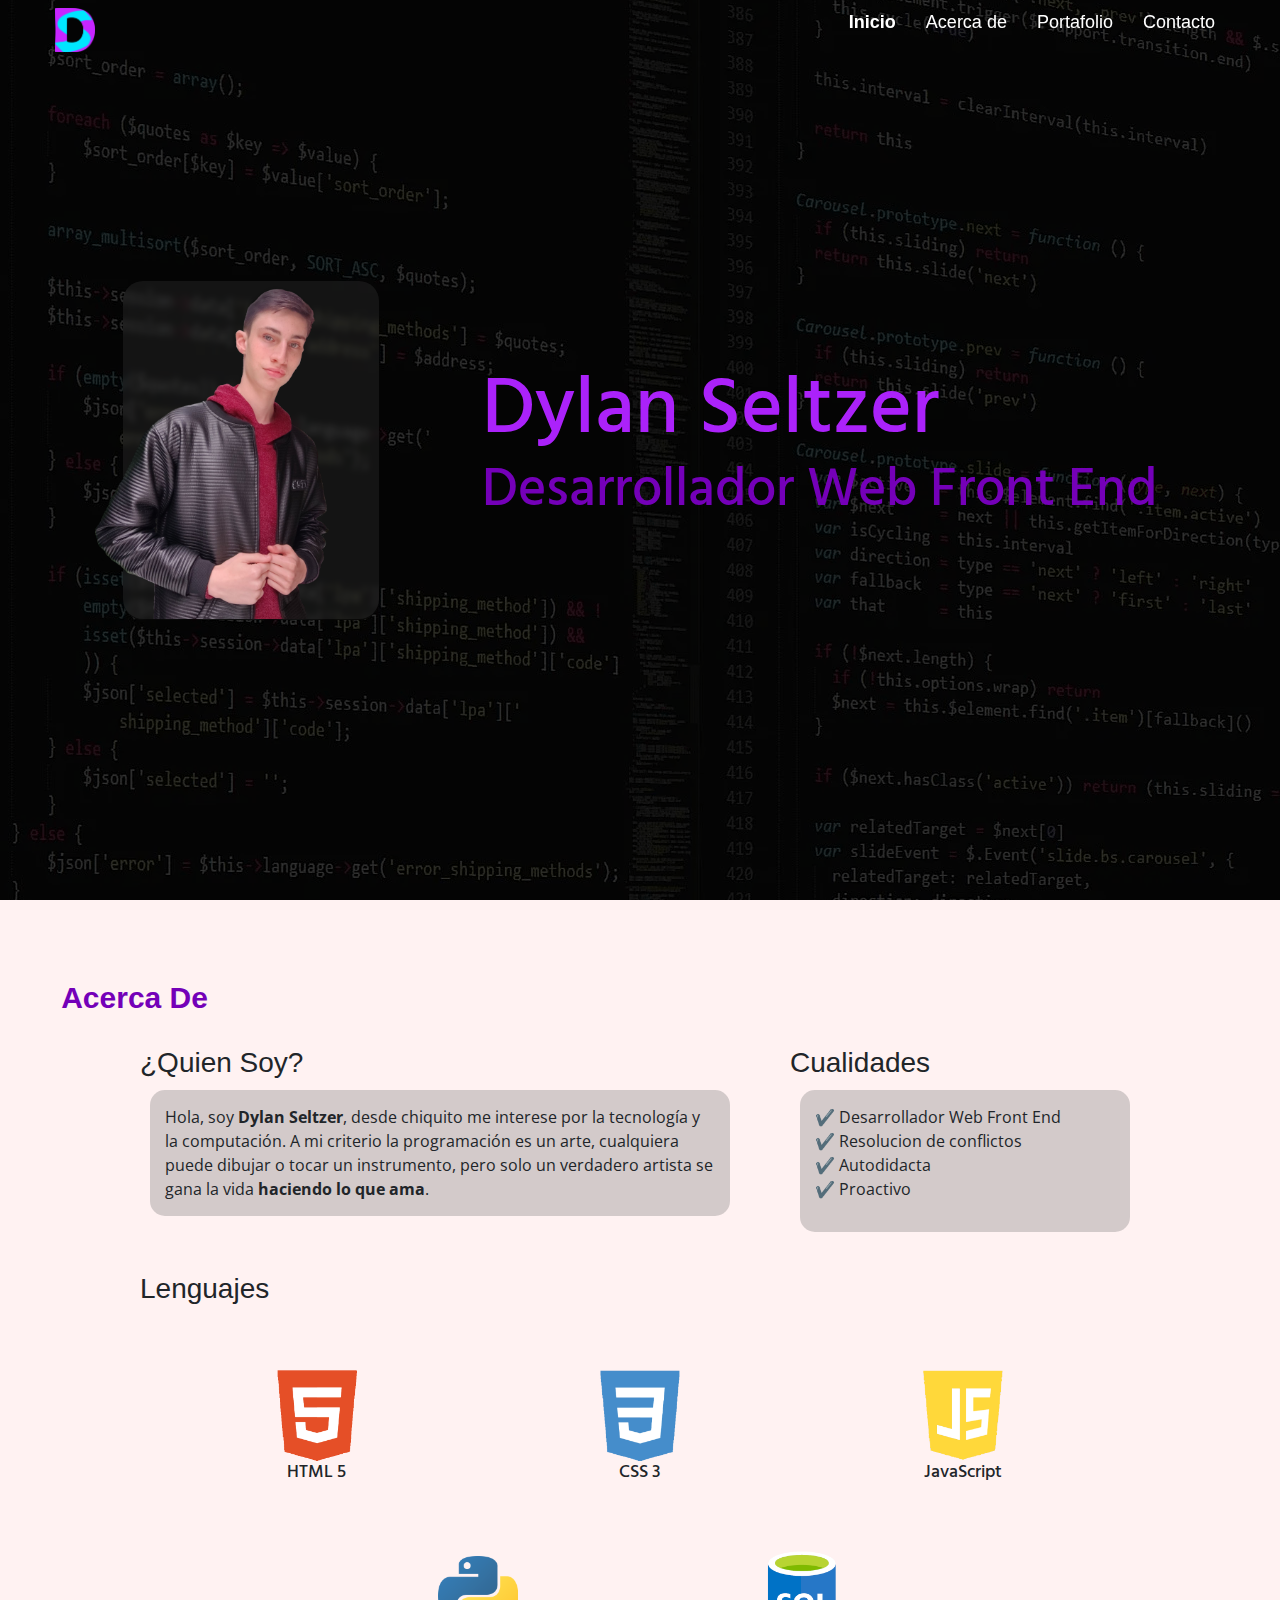
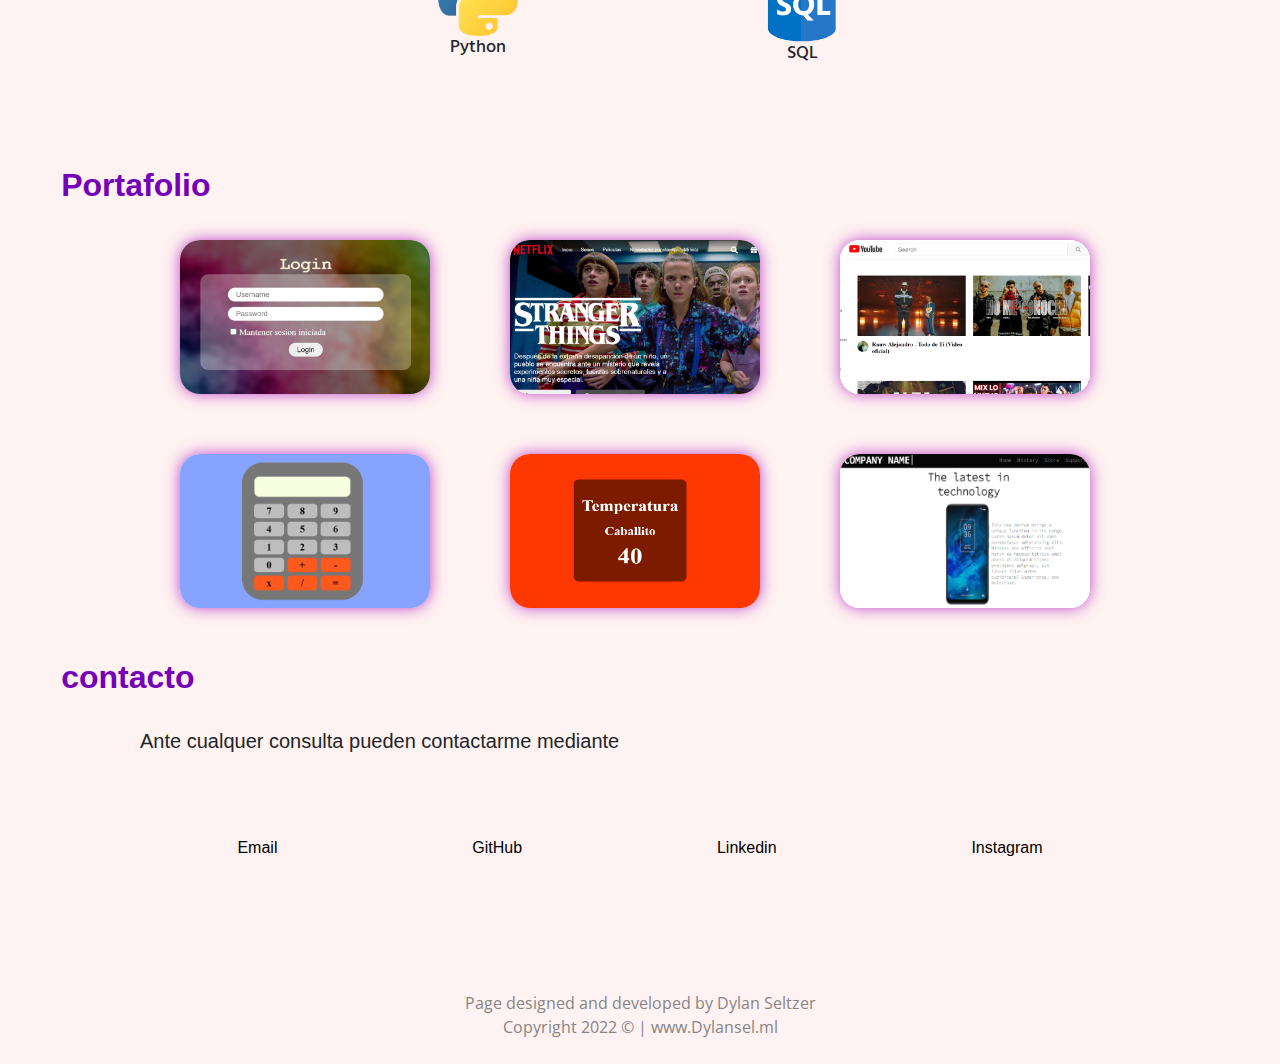
<file: index.html>
<!DOCTYPE html>
<html lang="es">

<head>
    <meta charset="UTF-8">
    <meta http-equiv="X-UA-Compatible" content="IE=edge">
    <meta name="viewport" content="width=device-width, initial-scale=1.0">
    <title>Dylan Seltzer</title>
    <link rel="shortcut icon" href="src/img/logo.png">
    <meta name="description"
        content="Soy Desarrollador Web Front-End. Hice esta pagina para presentar mi experiencia y proyectos. Entra para mas informacion">
    <meta name="author" content="Dylan Seltzer">
    <meta name="keywords" content="Desarrollador web,front end, dylan, seltzer, dylansel">
    <meta property="og:image" content="src/img/logo.png">
    <meta property="og:description"
        content="Soy Desarrollador Web Front-End. Hice esta pagina para presentar mi experiencia y proyectos. Entra para mas informacion">
    <meta property="og:title" content="Dylan Seltzer">
    <link rel="stylesheet" href="https://use.fontawesome.com/releases/v5.8.1/css/all.css"
        integrity="sha384-50oBUHEmvpQ+1lW4y57PTFmhCaXp0ML5d60M1M7uH2+nqUivzIebhndOJK28anvf" crossorigin="anonymous">
    <link rel="stylesheet" href="src/app.css">
    <link rel="stylesheet" href="src/darkmode.css">
    <link rel="stylesheet" href="https://stackpath.bootstrapcdn.com/bootstrap/4.3.1/css/bootstrap.min.css" integrity="sha384-ggOyR0iXCbMQv3Xipma34MD+dH/1fQ784/j6cY/iJTQUOhcWr7x9JvoRxT2MZw1T" crossorigin="anonymous">
    <meta name="google-site-verification" content="drkJZii6MZUkTno81GT-JdBplJtg33G1SB7-WwcLabY" />
    <!--Google-->
</head>

<body class="preloaderScroll" id="page-top">
    <!--Preloader-->
    <div class="preloader" id="preloader">
        <h2>Dylan Seltzer</h2>
        <div class="lds-grid">
            <div></div>
            <div></div>
            <div></div>
            <div></div>
            <div></div>
            <div></div>
            <div></div>
            <div></div>
            <div></div>
        </div>
    </div>

    <!--Header-->

    <header class="header" id="header">
        <div class="logo-nav"><a href="#page-top"><img src="src/img/logo.png" title="Logo"
                    alt="Logo DS"></a></div>
        <div class="nav" ID="mainNav">
            <ol id="nav-res">
                <li><a href="#page-top"  class="nav_a" id="bInicio">Inicio</a></li>
                <li><a href="#aboutMe"  class="nav_a" id="bAboutMe">Acerca de</a></li>
                <li><a href="#portafolios"  class="nav_a" id="bPortafolios">Portafolio</a></li>
                <li><a href="#contacto"  class="nav_a" id="bContacto">Contacto</a></li>
            </ol>
            <div class="navres">
                <div class="icon-dark-light" onclick="change_dark_light(true)"><i title="Activar modo oscuro"class="fas fa-sun nav_a"></i></li></div>
                <div class="boton-menu"><i class="fas fa-bars nav_a" onclick="responsiveMenu()"></i></div>
            </div>
            
        </div>
    </header>
    <main>
        
        <div id="background-portada"></div>
        <div class="padre-portada">
            <section class="portada" id="portada">
            <div id="avatar-portada"><img src="src/img/Avatar-dylan.png" alt=""></div>
            <div class="portada-texto">

                <h1>Dylan Seltzer</h1>
                <h2>Desarrollador Web <span class="inline-block">Front End</span></h2>
            </div>

            </section>
        </div>
        
        <!--seccion about-me-->
        <section class=" section-default about-me" id="aboutMe">
            <h2 class="title-section">Acerca De</h2>
            <div class="conteiner flex" id="presentacion_habilidades">
                <div class="cont-about presentacion">
                    <h3>¿Quien Soy?</h3>
                    <p class="cont">Hola, soy <span class="negrita">Dylan Seltzer</span>, desde chiquito me interese por la tecnología y la computación. A mi criterio la programación es un arte, cualquiera puede dibujar o tocar un instrumento, pero solo un verdadero artista se gana la vida <span class="negrita">haciendo lo que ama</span>.</p>
                </div>
                <div class="cont-about habilidades">
                    <h3>Cualidades</h3>
                    <div class="cont">
                        <ul>
                            <li>✔️ Desarrollador Web Front End</li>
                            <li>✔️ Resolucion de conflictos</li>
                            <li>✔️ Autodidacta</li>
                            <li>✔️ Proactivo</li>
                        </ul>
                    </div>
                </div>
            </div>
            <div class="conteiner">
                <div class="programas" id="programas">
                    <h3>Programas que manejo</h3>
                    <div class="cont iconos programas">
                        <div class="grid icono1">
                            <div class="icono ico1"><img src="src/img/logos/Word-logo.png" alt="Word logo"><h4>Word</h4></div>
                            <div class="icono ico2"><img src="src/img/logos/Excel-logo.png" alt="Excel logo"><h4>Excel</h4></div>
                            <div class="icono ico3"><img src="src/img/logos/PowerPoint-logo.png" alt="PowerPoint logo"><h4>PowerPoint</h4></div>

                        </div>    
                        <div class="grid icono1">
                            <div class="icono ico4"><img src="src/img/logos/Drive-logo.png" alt="Drive logo"><h4>Drive</h4></div>
                            
                            <div class="icono ico5"><img src="src/img/logos/PhotoShop-logo.png" alt="Photoshop logo"><h4>PhotoShop</h4></div>
                            <div class="icono ico6"><img src="src/img/logos/illustrator-logo.png" alt="illustrator logo"><h4>Illustrator</h4></div>
                        </div>
                        <div class="grid icono2 icon2-programa">
                            <div class="icono ico7"><img src="src/img/logos/Github-logo.png" alt="GitHube logo"><h4>GitHub</h4></div>
                            <div class="icono ico8"><img src="src/img/logos/VSC-logo.png" alt="Visual Studio Code logo"><h4>Visual Studio Code</h4></div> 
                        </div>
                    </div>
                </div>
                
                <div class="lenguajes" id="lenguajes">
                    <h3>Lenguajes</h3>
                    <div class="cont iconos">
                        <div class="grid icono1">
                            <div class="icono ico9"><img src="src/img/logos/HTML5-logo.png" alt="HTML5 logo"><h4>HTML 5</h4></div>
                            <div class="icono ico10"><img src="src/img/logos/CSS3-logo.png" alt="CSS3 logo"><h4>CSS 3</h4></div>
                            <div class="icono ico11"><img src="src/img/logos/JS-logo.png" alt="JS logo"><h4>JavaScript</h4></div>
                        </div>
                        <div class="grid icono2">
                            <div class="icono ico12"><img src="src/img/logos/Python-logo.png" alt="Python logo"><h4>Python</h4></div>
                            <div class="icono ico13"><img src="src/img/logos/SQL-logo.png" alt="SQL logo"><h4>SQL</h4></div>
                        </div>
                    </div>
                </div>
            </div>    
        </section>

        <!--seccion portafolio-->
        <section class="section-default portafolio" id="portafolios">
        <h2 class="title-section">Portafolio</h2>
        <div class="conteiner">
            
            <div class="box-portafolio" id="box-portafolio">
                <div class="pbox">
                    <a href="Portafolios/Login/index.html"><img id="img-box1" src="src/img/portadas_portafolio/portada_login.png"  alt="Login Portafolio"></a>
                    <div class="portada-detalles">
                        <h5>Login Basico</h5>
                        <p>Este es un diseño de inicio de sesión simple utilizando solamente html y css</p>
                        <p class="box-click">Click en la imagen para abrir</p>
                    </div>
                </div>
                <div class="pbox"><a href="Portafolios/Netflix/index.html"><img id="img-box2" src="src/img/portadas_portafolio/portada_netflix.png" alt="Netflix Portafolio"></a>
                    <div class="portada-detalles">
                        <h5>Prototipo Netflix </h5>
                        <p>Es un prototipo simple de lo que es la pagina de peliculas y series Netflix (unresponsive)</p>
                        <p class="box-click">Click en la imagen para abrir</p>
                    </div>
                </div>
                <div class="pbox"><a href="Portafolios/Youtube/index.html"><img id="img-box3"src="src/img/portadas_portafolio/portada_youtube.png" alt="Youtube Portafolio"></a>
                    <div class="portada-detalles">
                        <h5>Prototipo Youtube</h5>
                        <p>Es un prototipo muy basico de youtube solo con html y css (unresponsive)</p>
                        <p class="box-click">Click en la imagen para abrir</p>
                    </div>
                </div>
                <div class="pbox"><a href="Portafolios/Calculadora/index.html"><img id="img-box4" src="src/img/portadas_portafolio/port_calcu.png" alt="Calculadora Portafolio"></a>
                    <div class="portada-detalles">
                        <h5>Calculadora Funcional</h5>
                        <p>Calculadora funcional responsive capaz de hacer operaciones simples.</p>
                        <p class="box-click">Click en la imagen para abrir</p>
                    </div>
                </div>
                <div class="pbox"><a href="Portafolios/Clima/index.html"><img id="img-box5" src="src/img/portadas_portafolio/portada_clima.png" alt="Clima Portafolio"></a>
                    <div class="portada-detalles">
                        <h5>App de Clima</h5>
                        <p>Simple pagina que dice la temperatura actual segun ubicacion</p>
                        <p class="box-click">Click en la imagen para abrir</p>
                    </div>
                </div>
                <div class="pbox"><a href="Portafolios/Prototipo Pagina 1/index.html"><img id="img-box6" src="src/img/portadas_portafolio/portada_page1.png" alt="Clima Portafolio"></a>
                    <div class="portada-detalles">
                        
                        <h5>Pagina Tipo - 1</h5>
                        <p>Pagina minimalista pero con su toque de elegancia</p>
                        <p class="box-click">Click en la imagen para abrir</p>
                        
                    </div>
                </div>
                <!-- Se pueden poner todos los portafolios que se quieran pero hay que cambiar el id de img, por el numero de box:
                <div class="pbox"><a href=""><img id="img-box5" src="" alt=""></a></div>
                <div class="pbox"><a href=""><img id="img-box6" src="" alt=""></a></div>
                -->
            </div>
        </div>
        </section>

        <!--seccion contacto-->
        <section class="section-default contacto" id="contacto">
            <h2 class="title-section">contacto</h2>  
            <div class="conteiner">
                <p class="texto-contacto">Ante cualquer consulta pueden contactarme mediante</p>
                <div class="iconos-contactos">
                    <div class="icono-contact-box"><a href="mailto:dylanseltzer4@gmail.com"  class="box-link-contact" target="_blank" rel="noopener noreferrer"><i class="far fa-envelope icono-contacto"></i><p class="texto-icono-contacto">Email</p></a></div>
                    <div class="icono-contact-box"><a href="https://github.com/dylansel" class="box-link-contact" target="_blank" rel="noopener noreferrer"><i class="fab fa-github icono-contacto"></i><p class="texto-icono-contacto">GitHub</p></a></div>
                    <div class="icono-contact-box"><a href="https://www.linkedin.com/in/dylan-seltzer/" class="box-link-contact" target="_blank" rel="noopener noreferrer"><i class="fab fa-linkedin-in icono-contacto"></i><p class="texto-icono-contacto">Linkedin</p></a></div>
                    <div class="icono-contact-box"><a href="https://www.instagram.com/dylanssel/" class="box-link-contact" target="_blank" rel="noopener noreferrer"><i class="fab fa-instagram icono-contacto"></i><p class="texto-icono-contacto">Instagram</p></a></div>
                </div>
            </div>
        </section>
    </main>
    <footer>
        <div class="contenedor-footer">
            <p>Page designed and developed  <span class="inline-block">by Dylan Seltzer</span> </p>
            <p>Copyright 2022 © | <span class="inline-block">www.Dylansel.ml</span> </p>
        </div>
    </footer>







    <!--Jquery-->
    <script src="https://code.jquery.com/jquery-3.6.0.min.js"></script>
    <script src="https://cdnjs.cloudflare.com/ajax/libs/popper.js/1.14.7/umd/popper.min.js" integrity="sha384-UO2eT0CpHqdSJQ6hJty5KVphtPhzWj9WO1clHTMGa3JDZwrnQq4sF86dIHNDz0W1" crossorigin="anonymous"></script>
    <script src="https://stackpath.bootstrapcdn.com/bootstrap/4.3.1/js/bootstrap.min.js" integrity="sha384-JjSmVgyd0p3pXB1rRibZUAYoIIy6OrQ6VrjIEaFf/nJGzIxFDsf4x0xIM+B07jRM" crossorigin="anonymous"></script>
    
    <!--Javascript APP-->
    <script src="src/app.js"></script>
</body>

</html>
</file>
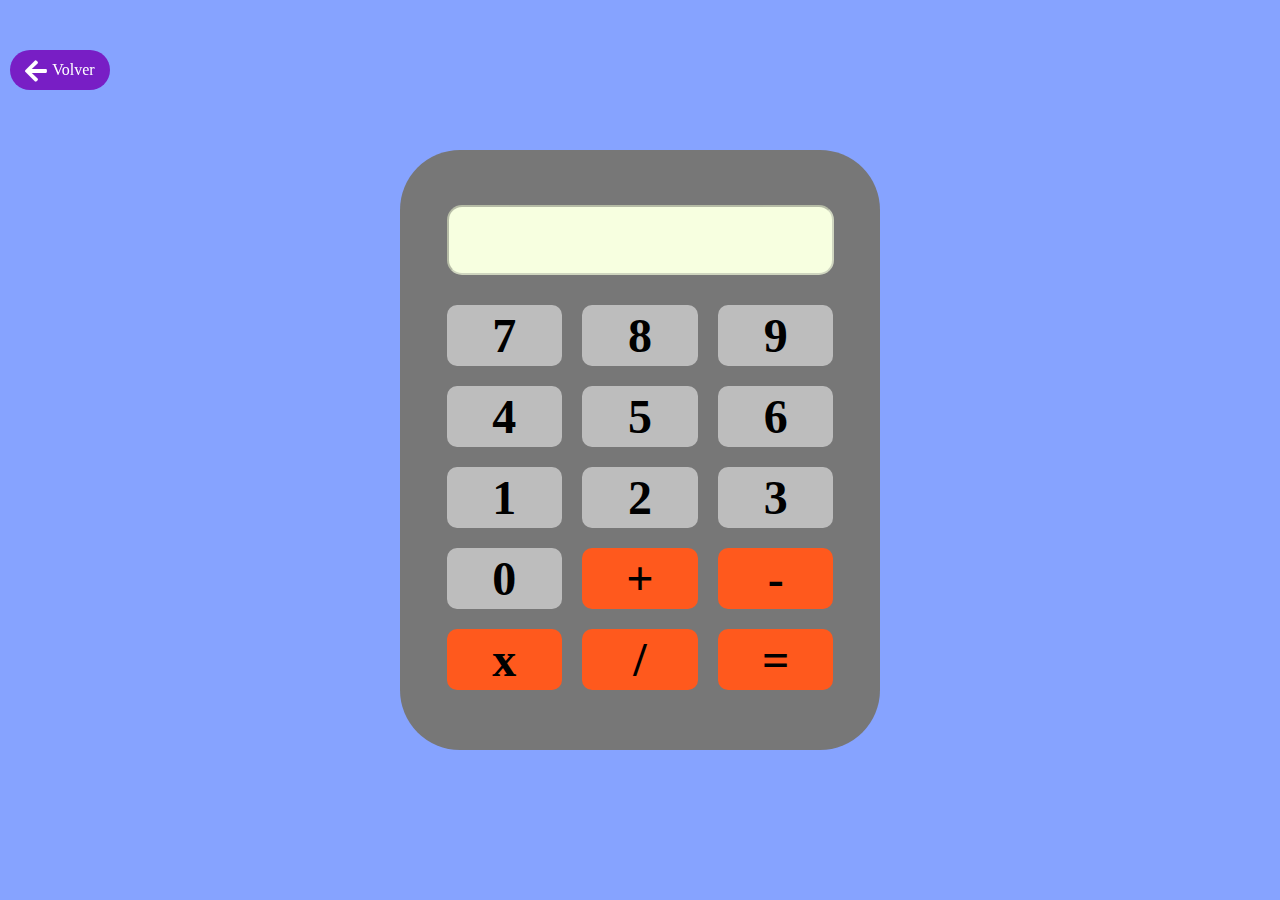
<file: Portafolios/Calculadora/index.html>
<!DOCTYPE html>
<html lang="en">
<head>
    <meta charset="UTF-8">
    <meta http-equiv="X-UA-Compatible" content="IE=edge">
    <meta name="viewport" content="width=device-width, initial-scale=1.0">
    <title>Calculadora</title>
    <link rel="stylesheet" href="src/style.css">
    <link rel="shortcut icon" href="../../src/img/logo.png" type="image/x-icon">
    <link rel="stylesheet" href="../general_style.css">
</head>
<body>
    <a class="bvolver" onclick="volver()"><i class="fas fa-arrow-left"></i> Volver</a>
    <div class="contPrin">
        <div class="contcalc">
            <div class="contpantalla">
                <input class="pantalla" id="pantalla" type="text" disabled>
            </div>
            
            
            <div class="boxTeclas">
                <div class="tecla" onclick="tipear('7')"><h2>7</h2></div>
                <div class="tecla" onclick="tipear('8')"><h2>8</h2></div>
                <div class="tecla" onclick="tipear('9')"><h2>9</h2></div>
                <div class="tecla" onclick="tipear('4')"><h2>4</h2></div>
                <div class="tecla" onclick="tipear('5')"><h2>5</h2></div>
                <div class="tecla" onclick="tipear('6')"><h2>6</h2></div>
                <div class="tecla" onclick="tipear('1')"><h2>1</h2></div>
                <div class="tecla" onclick="tipear('2')"><h2>2</h2></div>
                <div class="tecla" onclick="tipear('3')"><h2>3</h2></div>
                <div class="tecla" onclick="tipear('0')"><h2>0</h2></div>
                <div class="tecla especial" onclick="tipear('+')"><h2>+</h2></div>
                <div class="tecla especial" onclick="tipear('-')"><h2>-</h2></div>
                <div class="tecla especial" onclick="tipear('x')"><h2>x</h2></div>
                <div class="tecla especial" onclick="tipear('/')"><h2>/</h2></div>
                <div class="tecla especial" onclick="calcular()"><h2>=</h2></div>
            </div>
        </div>
    </div>
    
        
    <script src="src/app.js"></script>
    <script src="../general_app.js"></script>
</body>

</html>
</file>
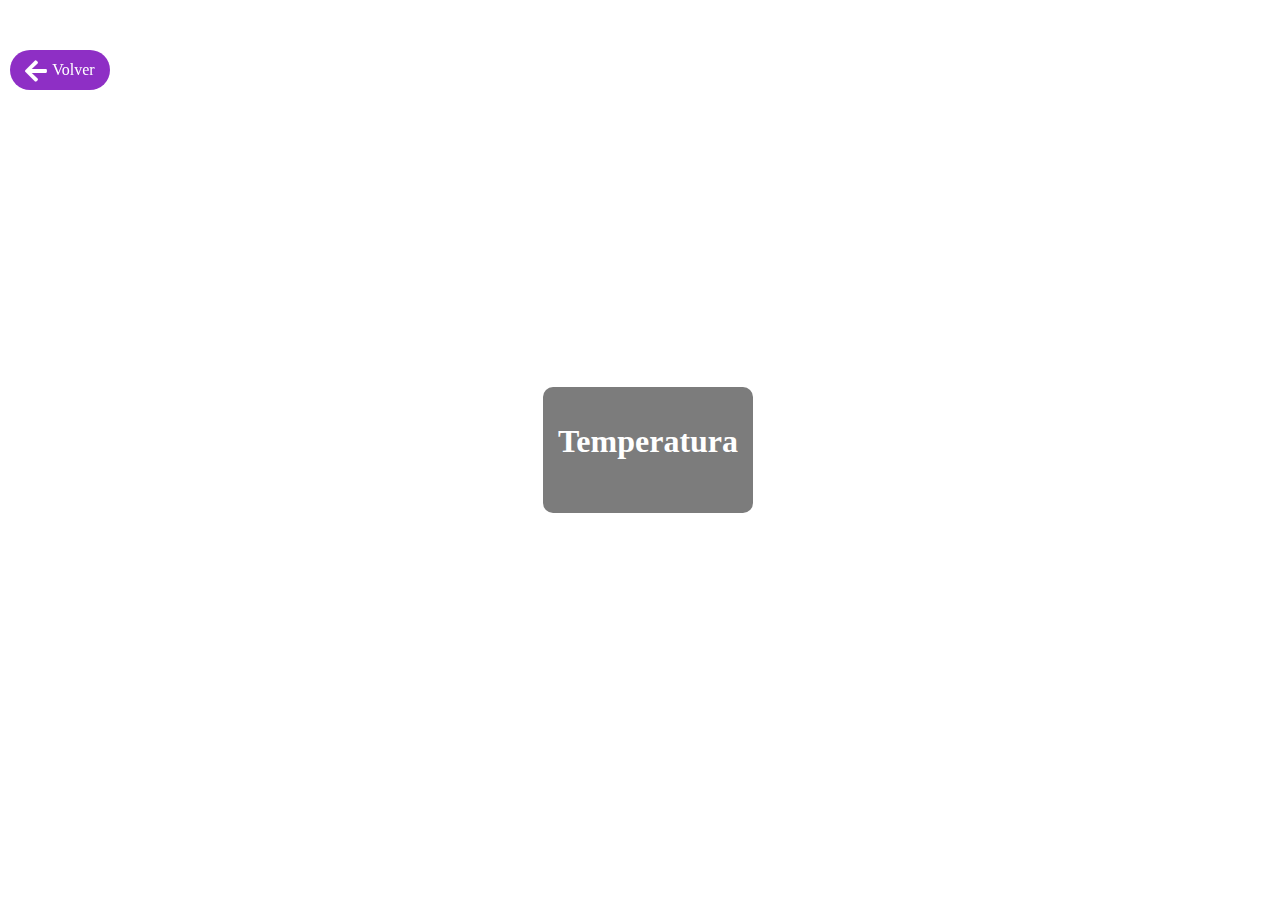
<file: Portafolios/Clima/index.html>
<!DOCTYPE html>
<html lang="en">
<head>
    <meta charset="UTF-8">
    <meta http-equiv="X-UA-Compatible" content="IE=edge">
    <meta name="viewport" content="width=device-width, initial-scale=1.0">
    <title>Clima</title>
    <link rel="stylesheet" href="src/style.css">
    <link rel="shortcut icon" href="../../src/img/logo.png" type="image/x-icon">
    <link rel="stylesheet" href="../general_style.css">
    <script src="../general_app.js"></script>
    
</head>
<body id="body">
    <a class="bvolver" onclick="volver()"><i class="fas fa-arrow-left"></i> Volver</a>
    <div class="container">
        <div class="contcentral">
            <h1 class="title">Temperatura</h1>
            <h2 id="contLugar" class="contLugar"></h2>
            <h2 id="contTemperatura" class="contTemperatura"></h2>
        </div>
    </div>
    <script src="src/app.js"></script>
    <script src="../general_app.js"></script>
</body>
</html>
</file>
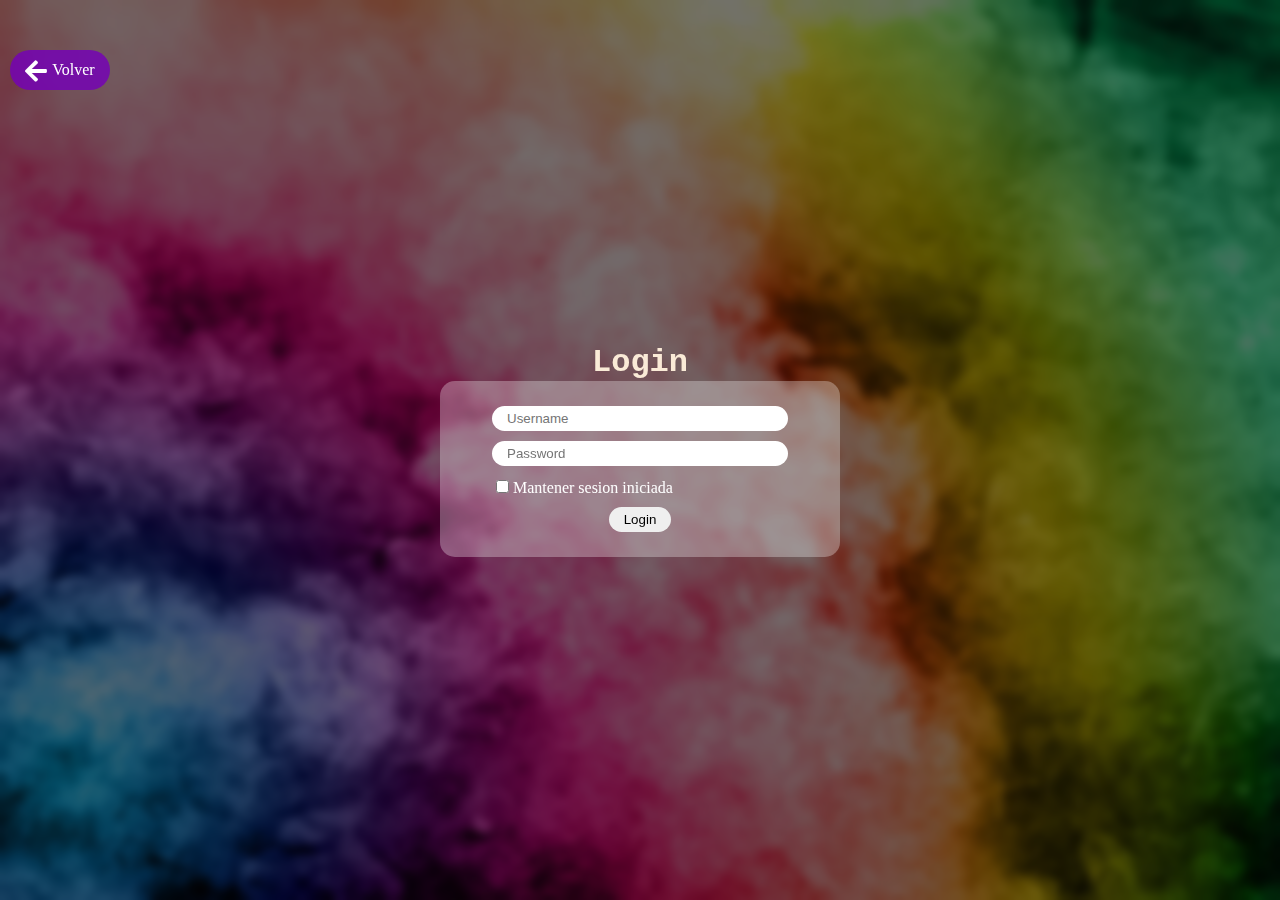
<file: Portafolios/Login/index.html>
<!DOCTYPE html>
<html lang="es">
<head>
    <meta charset="UTF-8">
    <meta http-equiv="X-UA-Compatible" content="IE=edge">
    <meta name="viewport" content="width=device-width, initial-scale=1.0">
    <title>Login</title>
    <link rel="stylesheet" href="src/styles.css">
    <link rel="shortcut icon" href="../../src/img/logo.png" type="image/x-icon">
    <link rel="stylesheet" href="../general_style.css">
</head>
<body>
    <a class="bvolver" onclick="volver()"><i class="fas fa-arrow-left"></i> Volver</a>
    <div class="padre1">
        <div class="padre2">
           <h1 class="title">Login</h1>
            <div class="conteiner">
                <form action="">
                    <input class="inputprincipal" autocomplete="username" placeholder="Username" type="text" required>
                <input class="inputprincipal" autocomplete="current-password" placeholder="Password" type="password" required>
                <div class="sesionIniciada">
                    <input type="checkbox" class="checkbox"><label>Mantener sesion iniciada</label>
                </div>
                <input class="bLogin" type="submit" value="Login">
                </form>
                
                
            </div> 
        </div>
        
    </div>
    <script src="../general_app.js"></script>
</body>
</html>
</file>
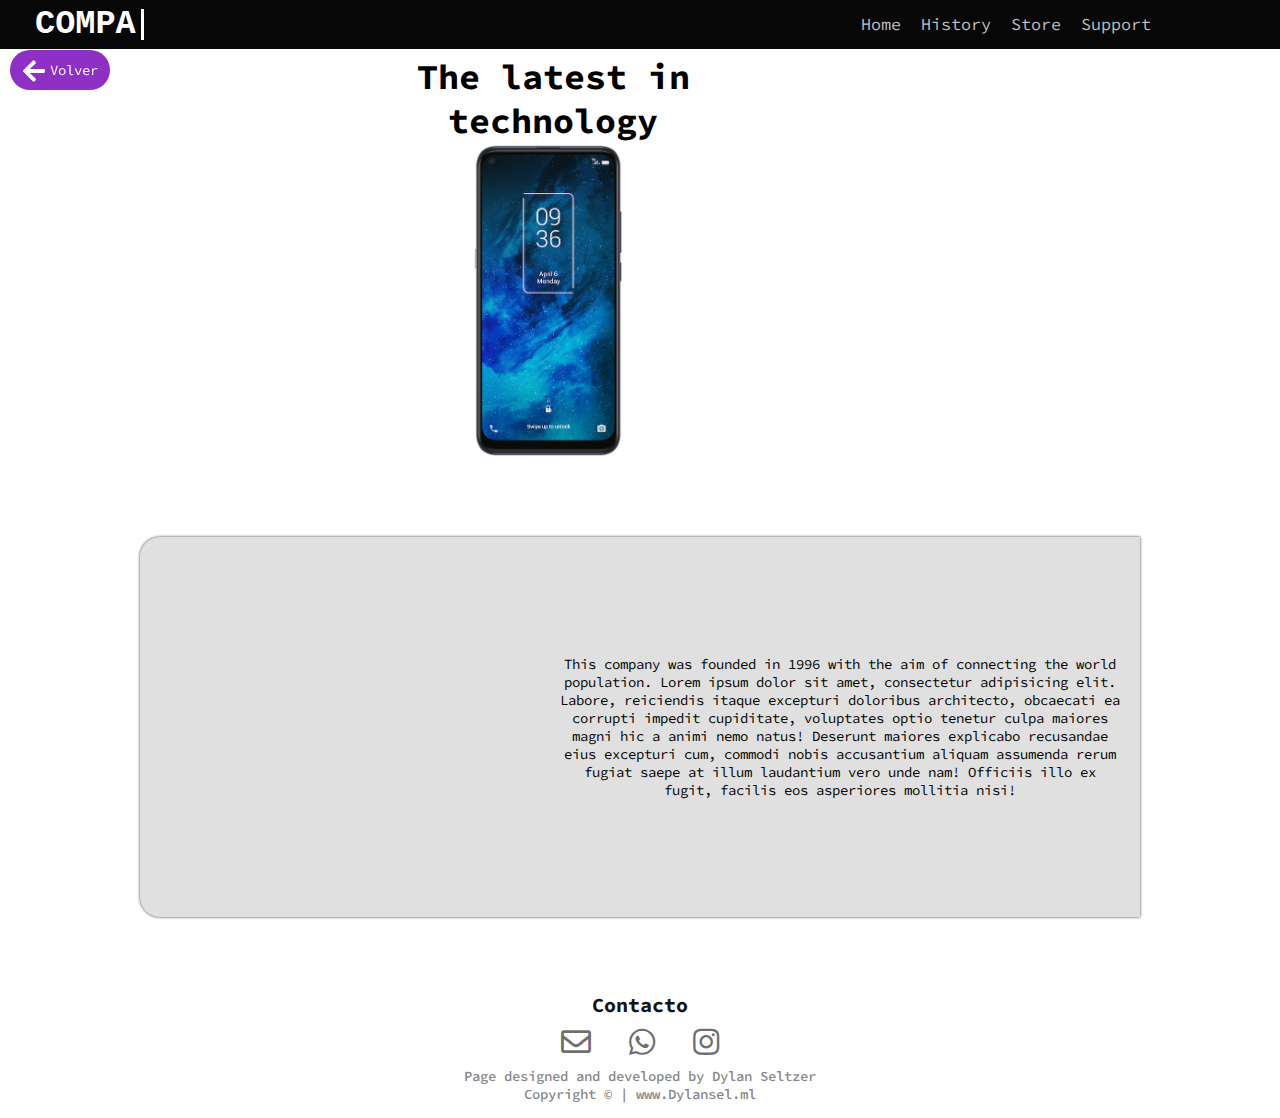
<file: Portafolios/Prototipo Pagina 1/index.html>
<!DOCTYPE html>
<html lang="en">

<head>
    <meta charset="UTF-8">
    <meta http-equiv="X-UA-Compatible" content="IE=edge">
    <meta name="viewport" content="width=device-width, initial-scale=1.0">
    <title>Company name</title>
    <link rel="stylesheet" href="src/style.css">
    <link rel="stylesheet" href="../general_style.css">
    <link rel="shortcut icon" href="src/img/icons/logo.png" type="image/x-icon">
</head>

<body>
    
    <a class="bvolver" onclick="volver()"><i class="fas fa-arrow-left"></i> Volver</a>
    

    <head class="">
        <div class="headerpage">
            <div class="icon-nav" id="icon-nav"onclick="navResActive()">
                <div class="WAND1"></div>
                <div class="WAND2"></div>
                <div class="WAND3"></div>
            </div>

            <h1 class="title" id="typing">Company name</h1>
            <div id="nav" class="nav">
                <ul>
                    <li><a href="#">Home</a></li>
                    <li><a href="#">History</a></li>
                    <li><a href="#">Store</a></li>
                    <li><a href="#">Support</a></li>
                </ul>
            </div>
        </div>
    </head>

    <main class="main">

        <div class="section news">


            <p id="productDescription">This new device brings a unique function in its range. Lorem ipsum dolor sit amet
                consectetur adipisicing
                elit. Maiores eos officiis modi harum ea necessitatibus amet porro at aliquid libero provident adipisci,
                eum labore alias autem cupiditate? Asperiores, eos molestiae.</p>
            <div class="product">
                <h3>The latest in technology</h3>
                <div class="img-1"><img src="src/img/store/phone1.png" id="img-1" alt="phone"></div>
            </div>
        </div>




        <div class="section aboutsection">
            <div class="map">
                <iframe
                    src="https://www.google.com/maps/embed?pb=!1m18!1m12!1m3!1d1818.9576271786907!2d-74.0578136968316!3d40.74816018353904!2m3!1f0!2f0!3f0!3m2!1i1024!2i768!4f13.1!3m3!1m2!1s0x89c25714e3a2bf49%3A0xa4269a15f2fd4f7a!2sHeights%20Veterinary%20Associates!5e1!3m2!1ses-419!2sar!4v1642202627492!5m2!1ses-419!2sar"
                    width="600" height="450" style="border:0;" allowfullscreen="" loading="lazy"></iframe>
            </div>
            <div class="description">
                <p class="description">This company was founded in 1996 with the aim of connecting the world population.
                    Lorem ipsum dolor sit amet, consectetur adipisicing elit. Labore, reiciendis itaque excepturi
                    doloribus architecto, obcaecati ea corrupti impedit cupiditate, voluptates optio tenetur culpa
                    maiores magni hic a animi nemo natus!
                    Deserunt maiores explicabo recusandae eius excepturi cum, commodi nobis accusantium aliquam
                    assumenda rerum fugiat saepe at illum laudantium vero unde nam! Officiis illo ex fugit, facilis eos
                    asperiores mollitia nisi!</p>
            </div>
        </div>



    </main>
    <header class="header">
        <div class="contact">
            <h3>Contacto</h3>
            <div class="icons">
                <i class="far fa-envelope"></i>
                <i class="fab fa-whatsapp"></i>
                <i class="fab fa-instagram"></i>
            </div>


        </div>
        <div class="copyright">
            <p>Page designed and developed by Dylan Seltzer</p>
            <p>Copyright © | www.Dylansel.ml</p>
        </div>
    </header>
</body>
<script src="src/app.js"></script>
<script src="../general_app.js"></script>

</html>
</file>
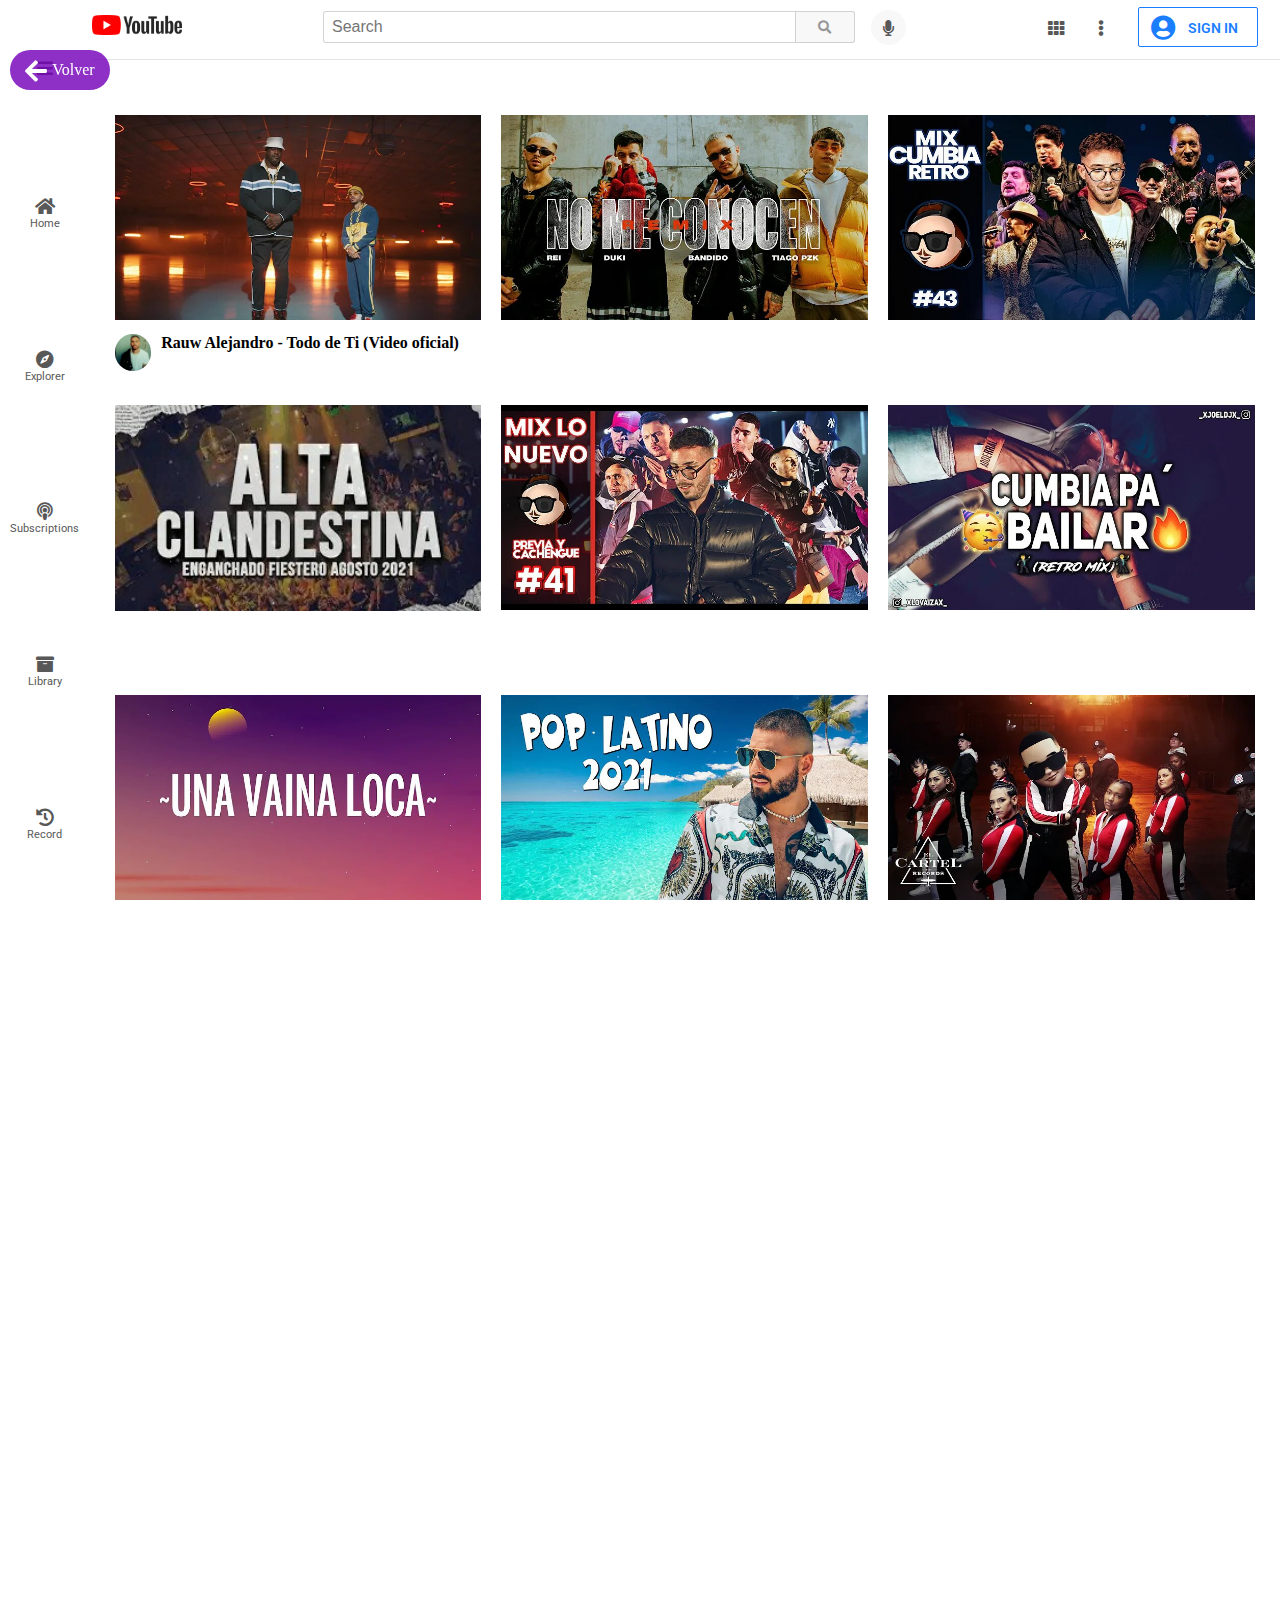
<file: Portafolios/Youtube/index.html>
<!DOCTYPE html>
<html lang="es">

<head>
    <meta charset="UTF-8">
    <meta http-equiv="X-UA-Compatible" content="IE=edge">
    <meta name="viewport" content="width=device-width, initial-scale=1.0">
    <title>Youtube</title>
    <link rel="shortcut icon" href="files/img/favicon-youtube.png" type="image/x-icon">
    <link rel="stylesheet" href="https://use.fontawesome.com/releases/v5.8.1/css/all.css" integrity="sha384-50oBUHEmvpQ+1lW4y57PTFmhCaXp0ML5d60M1M7uH2+nqUivzIebhndOJK28anvf" crossorigin="anonymous">
    <link rel="stylesheet" href="styles.css">
    <link rel="stylesheet" href="../general_style.css">
</head>

<body>
    <a class="bvolver" onclick="volver()"><i class="fas fa-arrow-left"></i> Volver</a>
    <header class="header">

        <div class="img-header"><img src="files/img/Logotipo-Youtube.png" alt=""></div>
        <div class="search">
            <div class="searchbar"><input type="text" placeholder="Search"></div><button><i class="fas fa-search"></i></button>
            <i class="fas fa-microphone"></i>
        </div>
        <div class="perfil">
            <i class="fas fa-th per"></i>
            <i class="fas fa-ellipsis-v per"></i>
            <button class="fas boton-perfil ">
                    <i class="fas fa-user-circle"></i><span>SIGN IN</span>  
            </button>
        </div>
        <div class="linea-header"><div>
    </header>
    
    <div class="navvertical">
        <i class="fas fa-bars iteam-menu"></i>
        <div class="iteam-menu"><i class="fas fa-home"></i><p>Home</p></div>
        <div class="iteam-menu"><i class="fas fa-compass"></i><p>Explorer</p></div>
        <div class="iteam-menu"><i class="fas fa-podcast"></i><p>Subscriptions</p></div>
        <div class="iteam-menu"><i class="fas fa-archive"></i><p>Library</p></div>
        <div class="iteam-menu"><i class="fas fa-history"></i><p>Record</p></div>
    </div>
    <main class="main">
        <div class="contenedor-principal">
        <div class="portada-video">
            <img src="files/img/portada1.jpg" alt="">
            <div class="contenido-perfil">
                <img src="files/img/perfil1.jpg" alt="">
                <h4>Rauw Alejandro - Todo de Ti (Video oficial)</h4>
            </div>
            
        </div>
        <div class="portada-video">
            <img src="files/img/portada2.jpg" alt="">
        </div>
        <div class="portada-video">
            <img src="files/img/portada3.jpg" alt="">
        </div>
        <div class="portada-video">
            <img src="files/img/portada4.jpg" alt="">
        </div>
        <div class="portada-video">
            <img src="files/img/portada5.jpg" alt="">
        </div>
        <div class="portada-video">
            <img src="files/img/portada6.jpg" alt="">
        </div>
        <div class="portada-video">
            <img src="files/img/portada7.jpg" alt="">
        </div>
        <div class="portada-video">
            <img src="files/img/portada8.jpg" alt="">
        </div>
        <div class="portada-video">
            <img src="files/img/portada9.jpg" alt="">
        </div>
        <div class="portada-video"></div>
        <div class="portada-video"></div>
        <div class="portada-video"></div>
        <div class="portada-video"></div>
        <div class="portada-video"></div>
        <div class="portada-video"></div>
    </div>
        
        
    <br><br><br><br><br><br><br><br><br><br><br><br><br><br><br><br><br><br><br><br><br><br><br><br><br><br><br><br><br><br><br><br><br><br><br><br><br><br><br><br>
    <h2>Fin</h2>
    </main>
    <script src="../general_app.js"></script>
</body>

</html>
</file>
<file: src/app.css>
@import url("https://fonts.googleapis.com/css2?family=Hind+Madurai:wght@500&family=Noto+Sans+HK:wght@500&display=swap");
@import url('https://fonts.googleapis.com/css2?family=Open+Sans&display=swap');
* {
  margin: 0;
  padding: 0;
  box-sizing: border-box;
  word-wrap: break-word;
  
}

:root {
  --primary-background: rgb(255, 242, 242);
  --secundary-background: rgb(27, 27, 27);
  --header-background1: rgba(31, 31, 31, 0.082);
  --header-background2: rgb(49, 49, 49);
  --primary-font: black;
  --secundary-font: white;
  --alternative-font:rgb(17, 17, 17);
  --portada-font1: #7400b8;
  --portada-font2: #ab22fa;
  --title-section-color:#7400b8;
  --terceary-background-color: #7200b4;
}
html {
  scroll-behavior: smooth;
  
}
.negrita{
  font-weight: bold;
}
.inline-block{
  display: inline-block
}
/*Preloader*/

.preloader h2 {
  font-size: 50px;
  font-weight: 400;
  position: absolute;
  margin-bottom: 150px;
  font-family: "Hind Madurai";
  color: var(--primary-font);
}

.preloaderScroll {
  overflow: hidden !important;
}

#preloader {
  user-select: none;
  position: absolute;
  top: 0;
  bottom: 0;
  z-index: 10000 !important;
  display: flex;
  justify-content: center;
  align-items: center;
  height: 100vh;
  width: 100vw;
  background: var(--primary-background);
  
  
}

.preloader {
  
  margin: auto;
}

.lds-grid {
  color: black !important;
  display: inline-block;
  position: relative;
  width: 80px;
  height: 80px;
}

.lds-grid div {
  position: absolute;
  width: 16px;
  height: 16px;
  border-radius: 50%;
  background: var(--primary-font);
  animation: lds-grid 1.2s linear infinite;
}

.lds-grid div:nth-child(1) {
  top: 8px;
  left: 8px;
  animation-delay: 0s;
}

.lds-grid div:nth-child(2) {
  top: 8px;
  left: 32px;
  animation-delay: -0.4s;
}

.lds-grid div:nth-child(3) {
  top: 8px;
  left: 56px;
  animation-delay: -0.8s;
}

.lds-grid div:nth-child(4) {
  top: 32px;
  left: 8px;
  animation-delay: -0.4s;
}

.lds-grid div:nth-child(5) {
  top: 32px;
  left: 32px;
  animation-delay: -0.8s;
}

.lds-grid div:nth-child(6) {
  top: 32px;
  left: 56px;
  animation-delay: -1.2s;
}

.lds-grid div:nth-child(7) {
  top: 56px;
  left: 8px;
  animation-delay: -0.8s;
}

.lds-grid div:nth-child(8) {
  top: 56px;
  left: 32px;
  animation-delay: -1.2s;
}

.lds-grid div:nth-child(9) {
  top: 56px;
  left: 56px;
  animation-delay: -1.6s;
}

@keyframes lds-grid {
  0%, 100% {
    opacity: 1;
  }
  50% {
    opacity: 0.5;
  }
}

/* end Preloader*/

body {
  background-color: var(--primary-background) !important;
  color: var(--primary-font);
  transition: background, color, 0.3s;
  overflow-x: hidden;

}
.header {
  display: flex;
  justify-content: space-between;
  align-items: center;
  padding: 0 50px;
  height: 60px;
  position: fixed;
  width: 100%;
  transition: color 1s, background 0.6s, height 0.2s, backdrop-filter 0.2s, transform 0.5s;
  z-index: 40;
}

.logo-nav {
  margin: 5px;
  width: 40px;
}

.logo-nav img {
  width: 100%;
}

.nav {
  margin-left: 60px;
}

.nav ol {
  list-style: none;
  display: flex;
  align-items: center;
}

.nav a {
  text-decoration: none;
  color: var(--secundary-font);
  font-family: 'Glory', sans-serif;
  margin: 15px;
  font-size: 18px;
  text-decoration: none !important;
}
.nav li:hover {
  transition: transform, color, .3s;
  transform: translatey(-3px);
}

.nav_a {
  transition: all .2s ;
}

.nav a:hover {
  color: rgba(149, 19, 255, 0.952) !important;
  text-shadow: 0 0 15px rgba(0, 0, 0, 0.623);
}

.icon-dark-light i {
  font-size: 20px;
  color: var(--secundary-font);
}

.icon-dark-light i:hover {
  cursor: pointer;
  color: rgb(255, 238, 0) !important;
  text-shadow: 0 0 10px black;
  transition: transform 0.1s;
  transform: translate(0px, -3px);
}
.boton-menu{
  margin-left: 15px;
  display: none;
}
.boton-menu i {
  color: var(--secundary-font);
  font-size: 20px;
}
.boton-menu i:hover{
  cursor: pointer;
  color: rgb(0, 255, 255) !important;
  text-shadow: 0 0 10px black;
  transition: transform 0.1s;
  transform: translate(0px, -3px);

}





main {
  max-width: 1400px;
  margin: auto;
  width: 92%;
  padding-top: 80px;
}
.padre-portada{
  position: absolute;
  top: 0;
  left: 0;
  display:flex;
  justify-content: center;
  align-items: center;
  width:100vw;
  height: 100vh;
}
.portada {
  display: flex;
  width:80%;
  align-items: center;
  justify-content: center;
  z-index: 4;
  
}

#background-portada {
  height: 100vh;
  width: 100vw;
  top: 0;
  left: 0;
  position: absolute;
  background-image: url(img/fondo-\ portada.png);
  background-attachment: fixed;
  background-position: 20% 60%;
  z-index: 3;
  filter: brightness(0.2);
}

#avatar-portada {
  backdrop-filter: blur(3px);
  width: 20%;
  background: rgba(233, 233, 233, 0.075);
  border-radius: 20px;
}

#avatar-portada img {
  margin: auto;
  transform: translate(-30px, 0px);
  width: 100%;
}

.portada-texto {
  margin-left: 8%;
}

.portada-texto h1 {
  font-size: calc(1em + 5vw);
  color: var(--portada-font2);
  font-family: "Hind Madurai";
  line-height: 1em;
}

.portada-texto h2 {
  font-size: calc(1em + 3vw);
  color: var(--portada-font1);
  font-family: "Hind Madurai";
  
}
.section-default{
  padding: 10px;
  margin: auto;
}
.about-me {
  margin-top: calc(100vh - 60px);
  
}
.title-section{
  font: 30px;
  font-weight: 700;
  color:var(--title-section-color);

}
.about-me h2{
  font-size:30px;
}
.conteiner {
  width:95%;
  max-width:  1000px;
  margin:auto;
  margin-top:30px;
  
}
.flex {
  display: flex;
  justify-content:space-between;
}
.grid{
  display: grid;
}

.cont{
  padding:15px;
  margin: 5% auto ;
}
.cont-about .cont{
  border-radius:15px;
  padding:15px;
  margin: 10px;
  background-color: #6868684b;
  font-family: 'Open Sans', sans-serif;
  
}
#aboutMe{
  transition: transform 1.5s;
  transform: translateY(50px);
}
.presentacion{
  width:60%;
  
}
.habilidades{
  width:35%;
  
}
.habilidades .cont li{
  list-style:none;
}

.icono1{
  margin-top:15px;
  grid-template-columns: 33.33% 33.33% 33.33%;
  grid-row: auto;
  margin: auto;
}
.icono2{
  
  width:67%;
  margin: 60px auto ;
  grid-template-columns: 50% 50% ;
}
.icon2-programa{
  margin: 0px auto ;
}
.icono{
  text-align: center;
  margin: auto;
  width:100px;
  display:block;
  transition: transform .4s, opacity 2s !important;
}
.icono h4{
  font-size:18px;
  font-family: "Hind Madurai";
}
.icono img{
  width: 80%;
  margin: auto;
}
.iconos{
  transition: width 3s;
  width:100%;

}
.icono:hover{
  transform: rotate(5deg) scale(1.1) ;
  
}
#lenguajes{
  width: 100%;
  display: block;
  transition: 2s;
  
}

#programas{
  display: none;
  float: right;
  width: 50%;
  opacity: 0;

}
#programas .icono{
  opacity: 0;
}
.fade-effect-active{
  transition: 2s;
  opacity: 1 !important;

}


.box-portafolio{
  margin: auto;
  margin-top:-25px;
  display: grid;
  grid-template-columns: 33% 33% 33%;
}
.pbox{
  transition:  height 1s ;
  box-shadow:0 0 15px rgba(164, 3, 179, 0.712) ;
  background-color:rgba(255, 242, 242, 0.829) ;
  width:250px;
  height:154px;
  margin:  30px auto;
  border-radius: 20px;
}
.pbox img {
  width: 100%;
  height:154px;
  border-radius: 20px;
  border-top-left-radius: 20px;
  border-top-right-radius: 20px;
  transition: filter .5s ;
  position: relative;
  z-index:16 ;

}

.portada-detalles{
  transition:1s;
  transform:translateY(-150px);
  z-index:15;
  
}
.portada-detalles-text-active{
  transform: translateY(0);
}
.portada-detalle-box-active{ 
  height:300px;
  
}

.portada-detalles h5{
  margin-top:10px;
  margin-left: 8px;
  font-family: "Hind Madurai";
}
.portada-detalles p{
  margin: 5px 15px;

}
.portada-detalles .box-click{
  
  text-align: center;
  color: rgba(68, 68, 68, 0.911);
  font-size: 12px;
  position: absolute;
  top:105px !important;
  left:30px !important;
  
}

.texto-contacto{
  font-size: 20px;
  
}
.iconos-contactos{
  padding:  30px 0;
  width:100%;
  display: flex;
  margin: 50px auto;
}
.icono-contact-box{
  margin: auto;
  text-align: center;
  color: black ;
}
.box-link-contact{
  text-decoration: none !important; ;
}
.texto-icono-contacto{
  color: var(--primary-font)
}
.icono-contacto{
  transition: 0.3s;
  font-size: 60px;
  color: var(--portada-font2);
}

.icono-contacto:hover{
  color: var(--portada-font1);
}
.fa-envelope{
  color: rgb(227, 65, 51);
}
.fa-github{
  color: black;
}
.fa-linkedin-in{
  color: rgb(0, 115, 177);
}
.fa-instagram{
  color:rgb(212, 46, 120);
}

.contenedor-footer{
  width: 65%;
  margin: 15px auto ;
  padding:10px;
  text-align: center;
  
}

.contenedor-footer p {
  margin: 0;
  color: rgb(133, 133, 133);
  font-family: 'Open Sans', sans-serif;
}




















/*scroll styles*/



body::-webkit-scrollbar {
  width: 12px;
  background: var(--primary-background);;
}

body::-webkit-scrollbar-thumb {
  background: rgba(66, 66, 66, 0.842);
  border: 3px solid  var(--primary-background);
  border-radius: 10px;
}

body::-webkit-scrollbar-thumb:hover {
  background: rgba(133, 133, 133, 0.705);
  
}





@media screen and (min-width:900px) {
  .portada {
    width:100%;
  }
}

@media screen and (max-width:900px) {
  
  #avatar-portada{
    width: 40%;
  }
  main {
    
    width: 96%;
    
  }
  .conteiner {
    width:98%;
    margin:auto;
    margin-top:30px;
    
  }
  .box-portafolio{
    grid-template-columns: 50% 50% ;
  }
}


@media screen and (max-width:700px) {
  
  
  .navres{
    margin-right: -30px !important;
    display: flex;
  
  }
  .boton-menu{
  display: block;
  
  z-index: 1002;
  }
  .icon-dark-light{
    z-index: 1002;
  }
  .nav ol{
    transition: transform .6s;
    z-index: 1000;
    position: fixed;
    top: 0;
    left: 0;
    width: 100%;
    height:100vh;
    transform: translate(100vw);
    background:rgba(0, 0, 0, 0.781);
    flex-direction: column;
    align-items: center;
    justify-content: center;
    
  }
  .nav ol li{
   
    align-items: center;
    text-align: center;
    width: 100%; 
    background:rgba(226, 226, 226, 0.87);
    

  }
  #nav-res a {
    color:black !important;
    font-size:25px !important;
    text-align: center;
    
    
  }
  .nav li:hover {
    cursor: pointer;
    background: #ab22fa;
    transition: transform, color, .3s;
    transform: translateX(0);
  }
  .navres .fas{
    font-size:30px !important;
  }
  #programas{
    float:none;
    width: 100%;
  }
  #lenguajes{
    width: 100%;
  }
    
    


}

@media screen and (max-width:600px) {

  
.portada {
  flex-direction: column;
}
#avatar-portada{
  width: 55%;
}
.portada-texto {
  margin: auto;
  margin-top: 40px;
  text-align:center
}

.portada-texto h1 {
  font-size: 50px;
  color: var(--portada-font2);
  font-family: "Hind Madurai";
  line-height: 3.5rem;
}

.portada-texto h2 {
  font-size: 35px;
  color: var(--portada-font1);
  font-family: "Hind Madurai";
}
.conteiner{
  flex-direction: column;
  align-items: center;
}
.presentacion{
  width:100%;
  
}
.habilidades{
  margin-top:20px;
  width:100%;
  
}
.box-portafolio{
  
  grid-template-columns: 100%;
}
.pbox{
  width:280px;
  height:170px;
  margin: 30px auto;
}
.pbox img{
  height:170px;
}
.portada-detalle-box-active{ 
  height:320px;
}
.icono-contacto{
  font-size: 45px;
}
}

@media screen and (max-width:400px) {
  #avatar-portada{
    width: 60%;
  }
  .pbox{
    width:260px;
    height:160px;
    margin: 30px auto;
  }
  .portada-detalle-box-active{ 
    height:310px;
  }
  .contenedor-footer{
    width: 90%;
  }
}
</file>
<file: src/darkmode.css>
body.dark-theme  {
  
  --primary-font: rgb(255, 255, 255);
  --secundary-font: rgb(5, 5, 5);
  --title-section-color:#b435fd;
  --terceary-background-color: #a200ff65;
  transition:0.5s;
  background: rgb(27, 27, 27) !important;
  color:white;
  

}
body.dark-theme #preloader {
  background:rgb(27, 27, 27);
}
body.dark-theme .nav_a  {
  color:var(--primary-font);
}
body.dark-theme .cont-about .cont{
  background-color: var(--terceary-background-color);
  box-shadow: 0 0 10px rgba(183, 0, 255, 0.383);
}
body.dark-theme .box-click{
  color: rgb(180, 180, 180);
}

/*scroll styles*/
body.dark-theme::-webkit-scrollbar {
  
  background-color: var(--secundary-background);
}

body.dark-theme::-webkit-scrollbar-thumb {
  background: rgba(190, 190, 190, 0.842);
  border: 3px solid  var(--secundary-background);
}

body.dark-theme::-webkit-scrollbar-thumb:hover {
  background: rgba(231, 231, 231, 0.966);
  
}
body.dark-theme .iconos-lenguajes{
  
  width:40%;

}
body.dark-theme .pbox{
  
  box-shadow:0 0 15px rgba(164, 3, 179, 0.712) ;
  background-color:var(--terceary-background-color) ;
 
}


body.dark-theme .fa-envelope{
  color: rgb(227, 65, 51);
}
body.dark-theme .fa-github{
  color: rgb(255, 255, 255);
}
body.dark-theme .fa-linkedin-in{
  color: rgb(0, 115, 177);
}
body.dark-theme .fa-instagram{
  color:rgb(212, 46, 120);
}
body.dark-theme .icono-contacto:hover{
  color: var(--portada-font2);
}
</file>
<file: Portafolios/Calculadora/src/style.css>
*{
    margin:0;
    padding: 0;
    box-sizing: border-box;
}
html{
    --backgroundColor: rgb(134, 163, 255);
    --backgroundcalc: rgb(119, 119, 119);
    
}
body{
    background:var(--backgroundColor);
}

.contPrin{
    position: absolute;
    top: 0;
    bottom: 0;
    width: 100%;
    height: 100%;
    display: flex;
    justify-content: center;
    align-items: center;

}
.contcalc{
    width: 350px;
    height: 400px;
    background-color:var(--backgroundcalc);
    border-radius:60px;
    padding:20px;
}
.contpantalla{
    width:90%;
    margin: 20px auto ;
}
.pantalla{
    user-select: none;
    width:100%;
    height:60px;
    margin:auto ;
    border-radius:15px;
    font-size:25px;
    padding: 5px;
    background-color: rgb(247, 255, 224);
}

.boxTeclas{
    user-select: none;
    width:90%;
    margin: 20px auto ;
    
    height: 70%;
    display: grid;
    grid-template-columns: 1fr 1fr 1fr;
    grid-template-rows: 1fr 1fr 1f;
    grid-gap: 10px;

}
.tecla{
    background:rgb(189, 189, 189);
    border-radius: 10px;
    display: flex;
    justify-content: center;
    align-items: center;
    font-size:20px;
    padding:0;
    line-height:10px;
    transition: 0.1s;
}
.tecla:hover{
    cursor:pointer;
    background:rgb(160, 160, 160);
}
.tecla:active{
    background:rgb(141, 141, 141);
}
.especial{
    background-color:rgb(255, 89, 29);
}
.especial:hover{
    background-color:rgb(241, 65, 1);
}
.especial:active{
    background-color:rgb(206, 55, 0);
}

@media screen and (min-height:600px) {
    .contcalc{
        width: 450px;
        height: 500px;
        padding: 25px;
    }
    .contpantalla{
        margin: 20px auto ;
    }
    .pantalla{

        height: 70px;
        font-size:35px;
    }
    
    .boxTeclas{
        margin: 30px auto ;
        height: 70%;
        grid-gap: 20px;
    
    }
    .tecla{
        font-size:26px;
    }
}

@media screen and (min-height:800px) {
    .contcalc{
        width: 480px;
        height: 600px;
        padding: 25px;
    }
    .contpantalla{
        margin: 30px auto ;
    }
    .pantalla{
        height: 70px;
        font-size:40px;
    }
    
    .boxTeclas{
        margin: 30px auto ;
        height: 70%;
        grid-gap: 20px;
    
    }
    .tecla{
        font-size:32px;
    }
}
</file>
<file: Portafolios/Clima/src/style.css>
.container{
    display: flex;
    justify-content: center;
    align-items: center;
    text-align: center;
    position:absolute;
    top:0;
    bottom:0;
    width:100%;
}
.contcentral{
    background: rgba(0, 0, 0, 0.514);
    color: white;
    padding: 15px;
    border-radius:10px ;
}
.contTemperatura{
    font-size:46px;
    line-height: 0px;
}
</file>
<file: Portafolios/Login/src/styles.css>
*{
    margin: 0;
    padding: 0;
    box-sizing: border-box;
}
.title{
    color: antiquewhite;
    font-family:'Courier New', Courier, monospace  ;
}
.padre1,.padre2{
    position: absolute;
    width: 100vw;
    height:100vh;
    top: 0;
    left: 0;
    
    backdrop-filter: blur(4px) brightness(45%);
    
    display: flex;
    flex-direction: column;
    align-items: center;
    justify-content: center;
    
}
.padre1{
    background-image: url(img/background.jpg);
    background-size: cover;
    
    
}

.conteiner{
    
    backdrop-filter: brightness(90%);
    background-clip: text;
    background: rgba(255, 255, 255, 0.301);
    border-radius:15px;
    padding: 15px;
    width: 60%;
    min-width:300px;
    max-width:400px;
    display: block;
}


.inputprincipal{
    display: block;
    width: 80%;
    margin: 10px auto ;
    outline: none; 
    border: none;
    border-radius: 20px;
    padding: 5px 15px;
    
    

}

.sesionIniciada{
    text-align:left;
    display: block;
    margin-left: 10%;
    width: 80%;
    color: #fff;
}
.bLogin{
    display: block;
    margin: 10px auto;
    outline: none; 
    border: none;
    border-radius: 20px;
    padding: 5px 15px;

}
.bLogin:hover{
    cursor: pointer;
    transition: background .2s;
    background:rgb(204, 204, 204);
}
.checkbox{
    margin: 4px;
}
.checkbox:hover{ 
    cursor: pointer;
}
</file>
<file: Portafolios/Prototipo Pagina 1/src/style.css>
@import url('https://fonts.googleapis.com/css2?family=Source+Code+Pro:wght@300&display=swap');


*{
    margin: 0;
    padding: 0;
    box-sizing: border-box; 
}
body{
    font-family: 'Source Code Pro', monospace;

}
html{
    font-size:14px;
}

/*header*/

.headerpage{
    z-index: 100;
    background:rgb(7, 7, 7);
    width: 100%;
    margin: auto;
    position: fixed;
    top: 0;
    display: flex;
    justify-content:space-between ;
    align-items:center;
    padding: 2px 30px ;
    color: white;

}
.title{
    color: white;
    position: relative;
    font-size:2.4rem;
    z-index: 200;
    
    
}

#typing{
    border-right: rgb(255, 255, 255) solid 3px;
    line-height: 2.2rem;
    white-space:nowrap;
    padding:0 5px;
    margin: 0.5rem 0;
    animation: blink .5s infinite step-end alternate;
    font-family: monospace;
    text-transform: uppercase;

}

@keyframes blink {
    50% {border-color: transparent}
    
}
.nav{
    
    width: 40%;
    display: flex;

}
.nav ul{
    width:100%;
    list-style: none;
    display: flex;
    align-items:center;
    justify-content: center;
    text-align: center;

}
.nav a{
    color: rgb(190, 190, 190);
    height:30px;
    text-decoration: none;
    margin: auto 10px;
    font-size: 1.2rem;
    transition:color .3s;
}
.nav a:hover{
    color:white;
}


/*responsive nav*/
.icon-nav{
  position:absolute;
  right:20px;
  display: none;
    z-index: 60 !important;
}
.icon-nav:hover{
    cursor:pointer;
}

.WAND1 , .WAND2, .WAND3{
    background: white;
    border-radius: 3px;
    width:30px;
    height:4px;
    margin: 4px auto;
    transition:0.6s;
    
    

}
.icon-nav-avtive .WAND1{ 
    background:transparent;
    transform: translate(-4px,12px);
    width:5px;
    
}
.icon-nav-avtive .WAND2{
    position: relative;
    transform: rotate(45deg) translate(0px ,6px);
    background: red;
    
}
.icon-nav-avtive .WAND3{
    position: relative;
    transform: rotate(-45deg) translate(0px ,-6px);
    background: red;
}
.nav-active{
    transform: translate(0px,0px) !important;
}

/*Main*/

.main{
    padding-top: 2.5rem;
    width: 90%;
    margin: 20px auto;
    box-sizing: border-box; 
    max-width: 1000px;
}

.section{
    margin-bottom: 60px !important;
}
.aboutsection{
    background-color:rgba(0, 0, 0, 0.123);
    box-shadow: 0 0 3px rgba(0, 0, 0, 0.788);
    margin: auto;
    width: 100%;
    display: grid;
    grid-template-columns: 40% 60%;
    
    border-top-left-radius: 20px;
    border-bottom-left-radius: 20px;
}


.map iframe{
    border-radius: 20px 0 0 20px;
    width: 100%;
    height:380px;
    position: relative;
    margin-bottom: -4px;

}
.description{
    display: flex;
    text-align: center;
    align-items: center;
    margin: 10px;
}
.news{
    width: 95%;
    margin: auto;
    padding:0px;
   
   

}
.product{
    display:inline-block;
    width:480px;
    z-index: 20;
    position:relative;
    top:0px;
    left:-200px;
    margin: auto;
    text-align: center;
    
}

.img-1{
    width: 350px;
    padding-left:200px;
    background:white;
}
.img-1 img{
    width: 100%;
    position:relative;
    left:20px;
    transition: transform 1s;

}
.product h3{
    position:relative;
    left:60px;
    font-size: 35px;
    font-family: 'Source Code Pro', monospace;
    
}

.news p{
    display:inline-block;
    width:280px;
    font-size: 14px;
    padding:15px;
    z-index:2;
    position:relative;
    top:-50px;
    left:450px;
    transition: transform 1s;
    margin: auto;
    transform: translate(-100%);
}

.header{
    display: flex;
    flex-direction: column;
    justify-content: center;
    align-items: center;
    text-align: center;
    padding: 15px;
    user-select: none;
}
.contact h3{
    font-size: 20px;
    color: rgb(20, 20, 20);

}
.contact i{
    color: rgba(0, 0, 0, 0.589);
    font-size:30px;
    margin: 10px 15px;
    transition:.4s;
}
.contact i:hover{
    cursor: pointer;
    color: rgba(0, 0, 0, 0.993);



}
.copyright p {
    color: rgba(0, 0, 0, 0.479);
    font-weight: 600;
}

@media (max-width: 900px) {

    .news {
        width:100%;
        margin: auto;
        display:flex;
        position:relative;
        flex-direction: column-reverse;
        padding: 0px !important;

    }
    .img-1{
        width: 250px;
        padding:0px;
        background:transparent ;
        margin: auto;
    }
    .img-1 img{
        left:0px;
    }
    .product{
        width:420px;
        top:0px;
        left:0px;
    }
    .product h3{
        position:relative;
        left:0px;
        font-size: 35px;
        font-family: 'Source Code Pro', monospace;
        
    }
    .news p{
        width:250px;
        font-size:1.2rem;
        position: relative;
        top:-20px ;
        left:0px;
        display: block;
        transform: translate(0px,-100%);
        text-align: center;
    }
    
}


@media (max-width:750px){
    .icon-nav{
        display: block;
    }
    
    .nav{
        position: fixed;
        width: 100%;
        background:rgb(7, 7, 7);
        top:3.40rem;
        left: 0;
        padding: 20px 0px;
        transform: translate(0,-120%);
        transition: transform 1s;
        z-index: 40 !important;
       
    }
    .nav ul{
        
        display:flex;
        flex-direction: column;

    }
    .nav ul li{
        margin: 5px;
       font-size:2rem;

    }
    .nav ul li a{
        font-size:2rem;
    }
}

@media (max-width:600px){
    html{
        font-size:12px;
    }
    .news {
        width:100%;
        margin: auto;
        display:flex;
        position:relative;
        flex-direction: column-reverse;
        padding: 0px;
        

    }
    .img-1{
        width: 200px;
        padding:0px;
        background:transparent ;
        margin: auto;
    }
    .img-1 img{
        left:0px;
    }
    .product{
        width:100%;
    }
    .product h3{
        max-width:250px;
        margin: auto;
        font-size: 30px;
    }
    .news p{
        font-size:1rem;
        width:200px;
    }

    .aboutsection{
        grid-template-columns: 100%;
        border-radius:20px 20px 0 0;
    }
    
    .map iframe{
        border-radius:20px 20px 0 0;
        height:280px;
    }
    .description{
        margin: 5px;
        font-size:1rem;
        
    }
    
}
</file>
<file: Portafolios/Youtube/styles.css>
@import url('https://fonts.googleapis.com/css2?family=Roboto&display=swap');

:root {
    --color-primario: rgb(255, 255, 255);
    --color-secundario: #585858;
    --color-hover:#ececec;
}

* {
    margin: 0;
    padding: 0;
    box-sizing: border-box;
}

.header {
    position: fixed;
    width: 93%;
    top: 0px;
    left: 7%;
    background: rgb(255, 255, 255);
    padding: 5px;
    padding-left: 2px;
    display: flex;
    justify-content: space-between;
    align-items: center;
    cursor: default;
    z-index: 100;
    
}

.img-header {
    width: 90px;
}

.img-header img {
    max-width: 100%;
}

.search {
    
    display: flex;
    align-items: center;
    justify-content: center;
    
}

.searchbar {
    border: #aaaaaa80 solid 1px;
    border-right: none;
    background: var(--color-primario);
    border-top-left-radius: 3px;
    border-bottom-left-radius: 3px;
    height: 32px;
}

.searchbar input {
    font-family: 'Noto', sans-serif;
    border: none;
    width: 460px;
    height: 25px;
    margin: 2.5px;
    margin-left: 8px;
    font-size: 16px;
    background: transparent;
    outline: none;
}

.search button {
    border: #aaaaaa80 solid 1px;
    border-top-right-radius: 3px;
    border-bottom-right-radius: 3px;
    color: #969696;
    background-color: #f8f8f8;
    width: 60px;
    height: 32px;
}

.search button:hover {
    cursor: pointer;
    background-color: var(--color-hover);
}
.search .fa-microphone{
    transform: translate(16px);
    text-align: center;
    color: var(--color-secundario);
    width:35px;
    height:35px;
    padding: 10px;
    border-radius:50%;   
    background:rgba(247, 247, 247, 0.842);

}
.perfil{
    padding: 2px;
    
}
.perfil .fas{
    color: var(--color-secundario);
    margin: auto 15px;
}
.per{
    transform: translateY(-3px);
}
.navvertical .fas:hover ,.header .fas:hover {
    cursor:pointer;
}
.boton-perfil{
    color: #1b7eff !important;
    background:transparent;
    width:120px;
    height:40px;
    text-align: center;
    border: #1b7eff 1px solid;
    border-radius:2px;

}
.boton-perfil span{
    
    text-align:center;
    display: inline-block;
    font-family: 'Roboto', sans-serif;
    font-size:14px;
    font-weight: 600;
    transform:translate(-12px, -4px);
}
.fa-user-circle{
    color: #1b7eff !important;
    padding: 0 ;
    font-size:25px;
    transform:translate(-10px);
}
.linea-header{
    
    position: absolute;
    margin-top:5.4%;
    background-color: rgba(180, 180, 180, 0.356);
    height:0.5px;
    width: 100%;
    border:none;
    z-index: 110;
    box-shadow: 0 0 0.5px rgba(0, 0, 0, 0.363);

}
.navvertical{
    z-index: 100;
    font-family: 'Roboto', sans-serif;
    position:fixed;
    width: 7%;
    height: 100vh;
    top: 0;
    left: 0;
    background:white;
    display: flex;
    flex-direction: column;
    
    justify-content: center;
    align-items: center;
}

.iteam-menu{
    width: 100%;
    margin: auto;
    text-align: center;
    font-size: 18px;
    color: var(--color-secundario);
    padding: 30% 0px ;
}
.iteam-menu p{
    font-size:11px;
}
.iteam-menu:hover{
    background-color: var(--color-hover);
    cursor: pointer;
}
.main{
    margin-left: 7%;
    margin-top: 7%;
    width:93%;
    grid-area: contenido;
    padding:25px;
}
.contenedor-principal{
    display: grid;
    grid-gap: 40px 20px;
    grid-template-columns: repeat(3, 1fr);
}
.portada-video{
    background-color:rgb(255, 255, 255);
    width: 100%;
    height: 250px;
}
.portada-video img{
    width: 100%;
}
.contenido-perfil{
    
    box-sizing: border-box;
    object-fit: cover;
    margin:auto;
    width: 100%;
    padding-top:10px ;
    
}
.contenido-perfil img{
    margin-right: 10px;
    float: left;
    width: 10%; border-radius: 50%;
}
</file>
<file: Portafolios/general_style.css>
/*************************** Estilos generales ****************************/
/*iconos*/
@import 'https://use.fontawesome.com/releases/v5.8.1/css/all.css'; 

/*volver al inicio*/
.bvolver{
    
    position: fixed;
    display: flex;
    justify-content: center;
    align-items: center;
    z-index: 1000;
    border-radius: 20px;
    width:100px;
    text-align: center;
    height:40px;
    text-decoration: none;
    color: rgb(255, 255, 255);
    background:#7500b8d0;
    top:50px;
    left:10px;
    transition: background .2s;
}
.bvolver:hover {
    cursor:pointer;
    background:#9a00f3d8;

}
.fa-arrow-left{
    font-size:25px;
    margin-right:5px;
    
}
</file>
